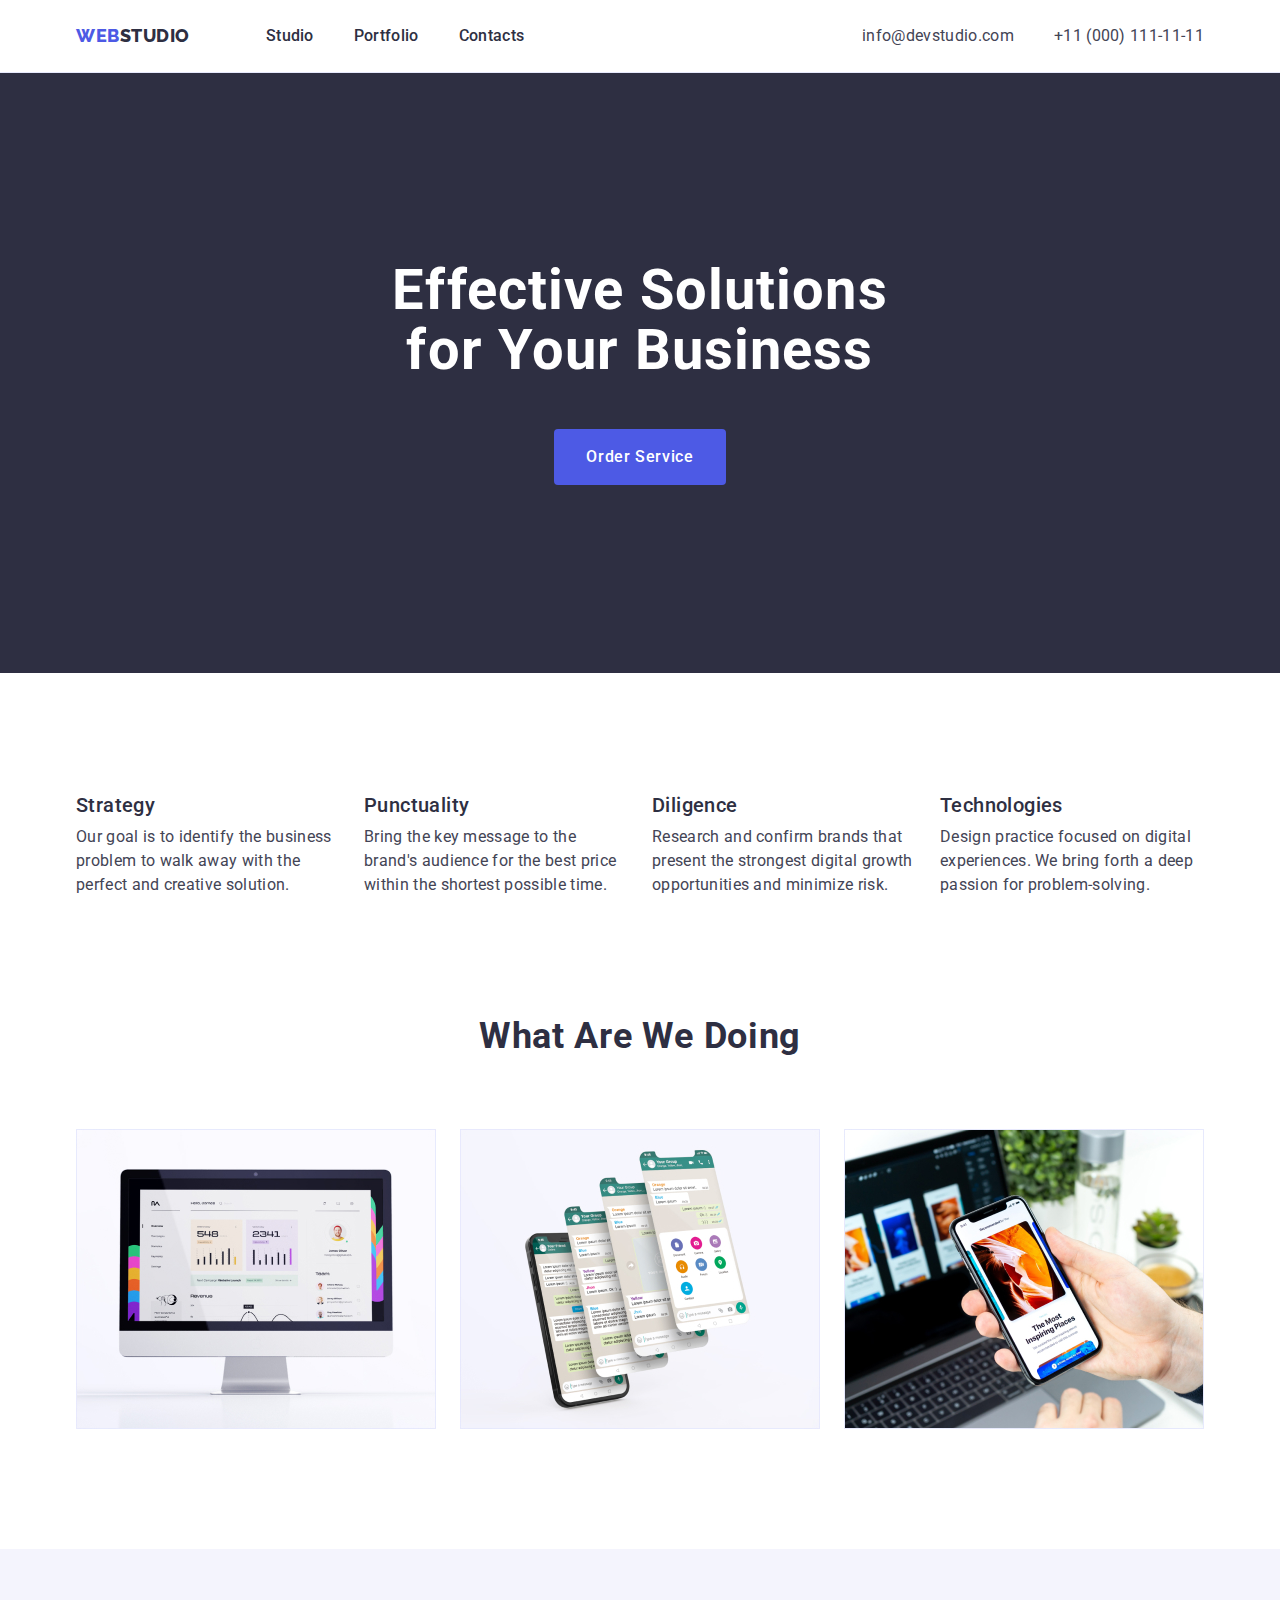
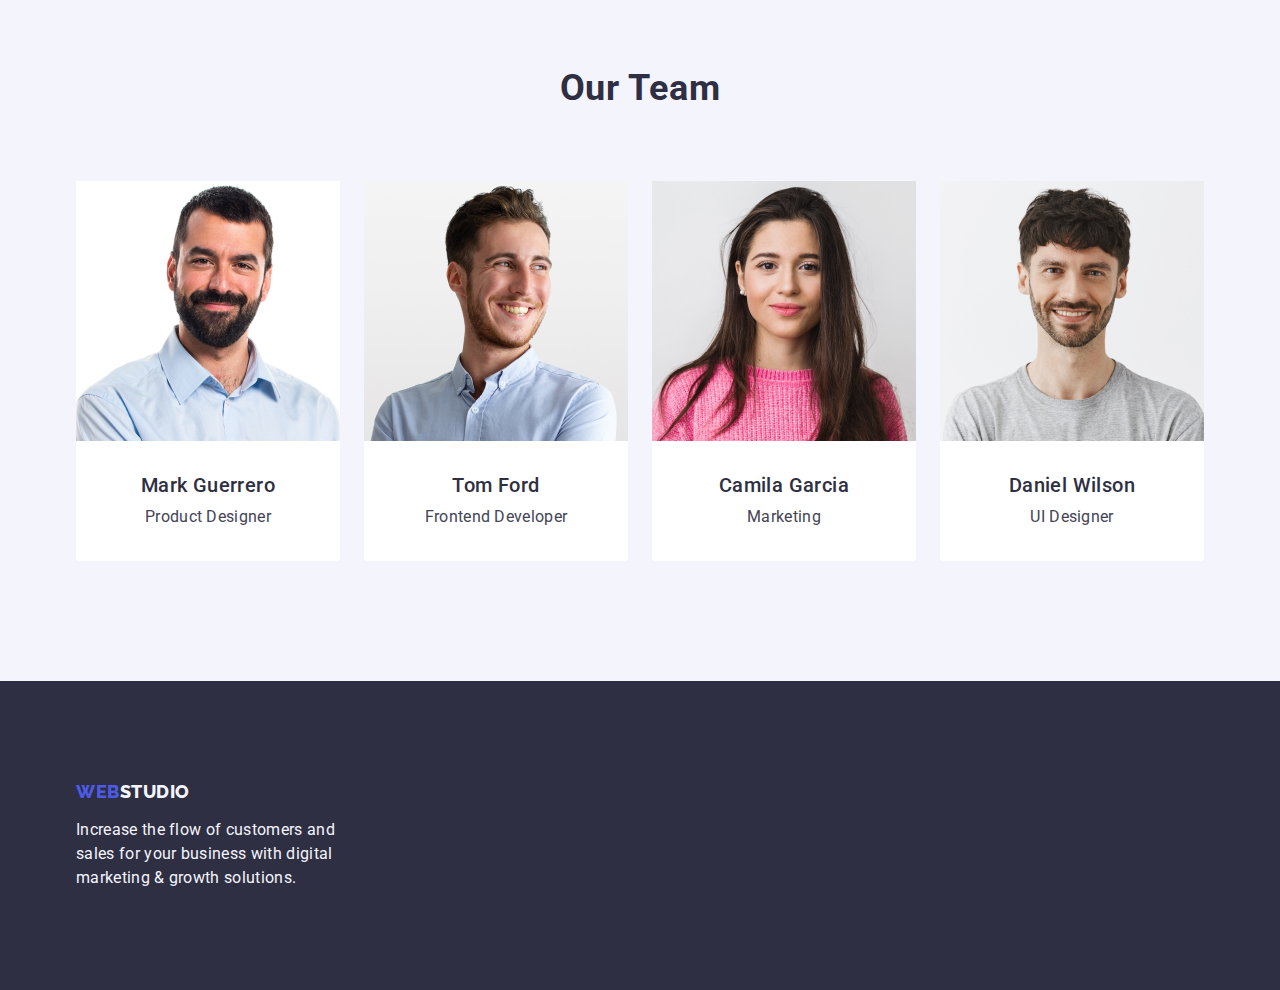
<file: index.html>
<!DOCTYPE html>
<html lang="en">
  <head>
    <meta charset="UTF-8" />
    <meta http-equiv="X-UA-Compatible" content="IE=edge" />
    <meta name="viewport" content="width=device-width, initial-scale=1.0" />
    <title>Document</title>
    <link rel="preconnect" href="https://fonts.googleapis.com">
    <link rel="preconnect" href="https://fonts.gstatic.com" crossorigin>
    <link href="https://fonts.googleapis.com/css2?family=Raleway:wght@800&family=Roboto:wght@400;500;700;900&display=swap"
        rel="stylesheet">
        <link rel="stylesheet" href="https://cdnjs.cloudflare.com/ajax/libs/modern-normalize/1.1.0/modern-normalize.min.css">
        <link rel="stylesheet" href="./css/styles.css">
  </head>

  <body>
    <header class="page-header">
      <div class="container page-header-container">
      <nav class="page-navigation">
        <a href="./index.html" class="logo link">Web<span class="accent-header">Studio</span> </a>
        <ul class="list list-header">
          <li><a href="./index.html" class="link item">Studio</a></li>
          <li><a href="./portfolio.html" class="link item">Portfolio</a></li> 
          <li><a href="" class="link item">Contacts</a></li>
        </ul>
      </nav> 
  
      <address class="contacts">
        <ul class="list list-contacts">
          <li><a href="mailto:info@devstudio.com" class="link list-info">info@devstudio.com</a></li>
          <li><a href="tel:+110001111111" class="link list-info">+11 (000) 111-11-11</a></li>
        </ul>
      </address>
    </div>
    </header>

    <main>
      <section class="section-color">
        <div class="container">
        <h1 class="main-title">Effective Solutions for Your Business</h1>
        <button class="index-btn" type="button">Order Service</button></div>
      </section>
      
      <section class="description">
        <div class="container">
        <h2 hidden class="hidden">Features</h2>
        <ul class="list list-description">
          <li class="text-description">
            <h3 class="subtitle">Strategy</h3>
            <p class="subtitle-text">
              Our goal is to identify the business problem to walk away with the
              perfect and creative solution.
            </p>
          </li>
          <li class="text-description">
            <h3 class="subtitle">Punctuality</h3>
            <p class="subtitle-text">
              Bring the key message to the brand's audience for the best price
              within the shortest possible time.
            </p>
          </li>

          <li class="text-description">
            <h3 class="subtitle">Diligence</h3>
            <p class="subtitle-text">
              Research and confirm brands that present the strongest digital
              growth opportunities and minimize risk.
            </p>
          </li>

          <li class="text-description">
            <h3 class="subtitle">Technologies</h3>
            <p class="subtitle-text">
              Design practice focused on digital experiences. We bring forth a
              deep passion for problem-solving.
            </p>
          </li>
        </ul>
      </div>
      </section>
      
      <section class="pic-section">
      <div class="container">
        <h2 class="heading">What are we doing</h2>
        <ul class="list list-pic">
          <li class="pic-descript">
            <img src="./images/img1.jpg" alt="computer" width="360" /></li>
          <li class="pic-descript">
            <img
              src="./images/img2.jpg"
              alt="mobile-with-screens"
              width="360"
            />
          </li>
          <li class="pic-descript">
            <img src="./images/img3.jpg" alt="mobile-in-the-hand" width="360" />
          </li>
        </ul>
      </div>
      </section>
      
      <!-- ==========Наша команда============ -->

      <section class="team-color">
        <div class="container team">
        <h2 class="heading">Our Team</h2>
        <ul class="list list-team">
          <li class="teamcard-color">
            <img class="team-foto" src="./images/imgteam1.jpg" alt="Mark Guerrero" width="264" />
            <div class="team-title">
              <h3 class="subtitle">Mark Guerrero</h3>
            <p class="subtitle-text">Product Designer</p>
          </div>
          </li>

          <li class="teamcard-color">
            <img class="team-foto" src="./images/imgteam2.jpg" alt="Tom Ford" width="264"/>
            <div class="team-title">
              <h3 class="subtitle">Tom Ford</h3>
            <p class="subtitle-text">Frontend Developer</p>
          </div>
          </li>

          <li class="teamcard-color">
            <img class="team-foto" src="./images/imgteam3.jpg" alt="Camila Garcia" width="264"/>
            <div class="team-title">
              <h3 class="subtitle">Camila Garcia</h3>
            <p class="subtitle-text">Marketing</p>
          </div>
          </li>

          <li class="teamcard-color">
            <img class="team-foto" src="./images/imgteam4.jpg" alt="Daniel Wilson" width="264"/>
            <div class="team-title">
              <h3 class="subtitle">Daniel Wilson</h3>
            <p class="subtitle-text">UI Designer</p>
          </div>
          </li>
        </ul>
      </div>
      </section>
    </main>

    <footer class="footer-list">
      <div class="container footer">
      <a href="./index.html" class="logo link logo-footer">Web<span class="accent-footer">Studio</span> </a>
      <p class="text-footer">
        Increase the flow of customers and sales for your business with digital
        marketing & growth solutions.
      </p>
    </div>
    </footer>
  </body>
  
</html>
</file>
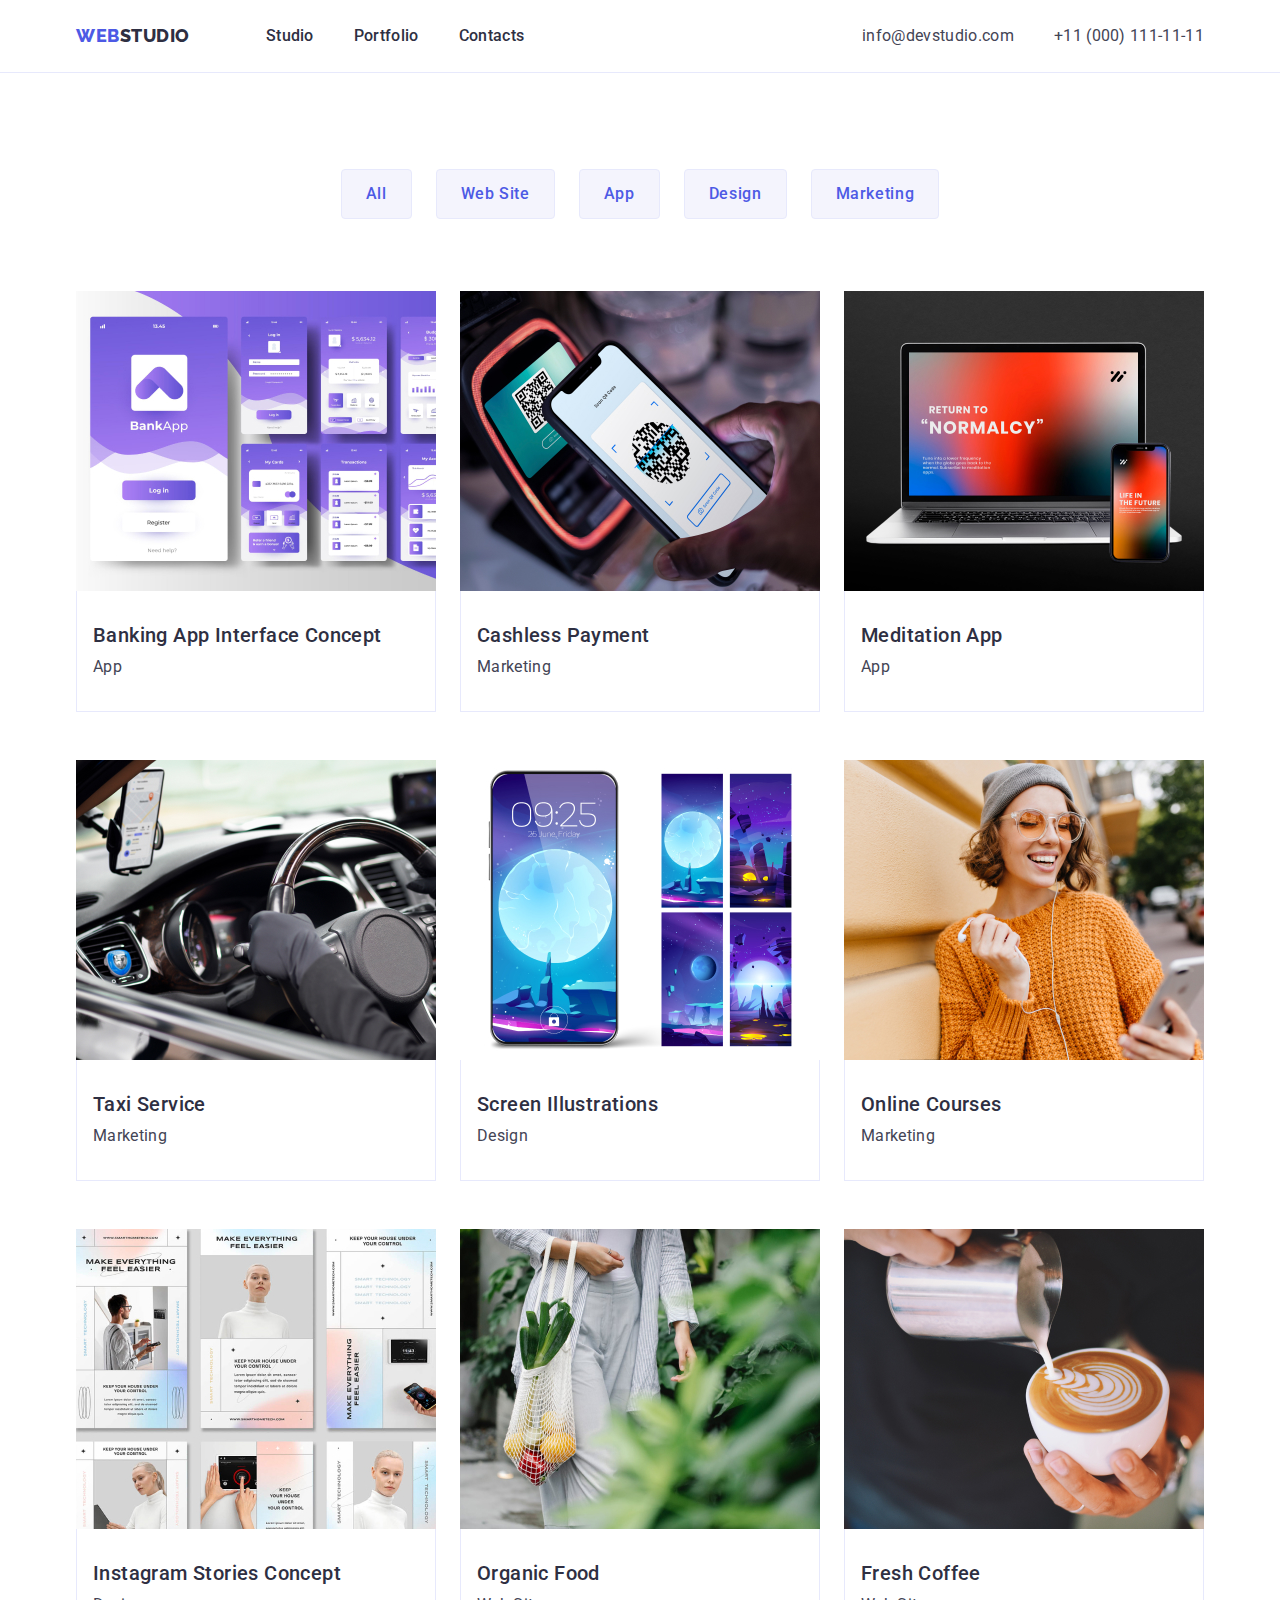
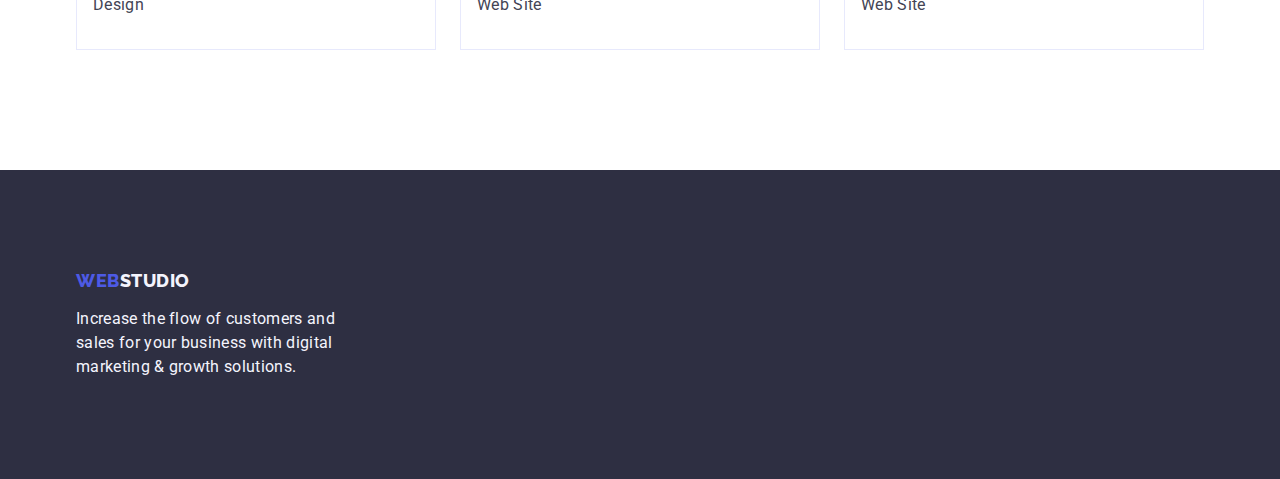
<file: portfolio.html>
<!DOCTYPE html>
<html lang="en">
<head>
    <meta charset="UTF-8">
    <meta http-equiv="X-UA-Compatible" content="IE=edge">
    <meta name="viewport" content="width=device-width, initial-scale=1.0">
    <title>Portfolio</title>
    <link rel="preconnect" href="https://fonts.googleapis.com">
    <link rel="preconnect" href="https://fonts.gstatic.com" crossorigin>
    <link href="https://fonts.googleapis.com/css2?family=Raleway:wght@800&family=Roboto:wght@400;500;700;900&display=swap"
        rel="stylesheet">
        <link rel="stylesheet" href="https://cdnjs.cloudflare.com/ajax/libs/modern-normalize/1.1.0/modern-normalize.min.css">
        <link rel="stylesheet" href="./css/styles.css">
</head>

<body>
    <header class="page-header">
    <div class="container page-header-container">
    <nav class="page-navigation">
      <a href="./index.html" class="logo link">Web<span class="accent-header">Studio</span> </a>
      <ul class="list list-header">
        <li><a href="./index.html" class="link item">Studio</a></li>
        <li><a href="./portfolio.html" class="link item">Portfolio</a></li> 
        <li><a href="" class="link item">Contacts</a></li>
      </ul>
    </nav>

    <address class="contacts">
      <ul class="list list-contacts">
        <li><a href="mailto:info@devstudio.com" class="link list-info">info@devstudio.com</a></li>
        <li><a href="tel:+110001111111" class="link list-info">+11 (000) 111-11-11</a></li>
      </ul>
    </address>
    </div>
  </header>

<main>
    <section class="main-portfolio">
        <div class="container">
        <h1 hidden>Portfolio</h1>
        <ul class="list btn-list">
            <li>
                <button class="btn" type="button" >All</button>
            </li>
            <li>
                <button class="btn" type="button" >Web Site</button>
            </li>
            <li>
                <button class="btn" type="button" >App</button>
            </li>
            <li>
                <button class="btn" type="button" >Design</button>
            </li>
            <li>
                <button class="btn" type="button" >Marketing</button>
            </li>
        </ul>
    
        
        
        <ul class="list list-portfolio">
            <li class="pic-portfolio">
                <a class="link" href=""><img src="./images/img4.jpg" alt="foto4" width="360">
                 <div class="text-portfolio">
                    <h2 class="title">Banking App Interface Concept</h2>
                <p class="title-text">App</p></div></a>
            </li>
            <li class="pic-portfolio">
                <a class="link" href=""><img src="./images/img5.jpg" alt="foto5"  width="360">
                <div class="text-portfolio">
                    <h2 class="title">Cashless Payment</h2>
                    <p class="title-text">Marketing</p>
                </div>
            </a>
            </li>
            <li class="pic-portfolio">
                <a class="link" href=""><img src="./images/img6.jpg" alt="foto6" width="360">
                <div class="text-portfolio">
                    <h2 class="title">Meditation App</h2>
                <p class="title-text">App</p></div></a>
            </li>
            <li class="pic-portfolio">
                <a class="link" href=""><img src="./images/img7.jpg" alt="foto7" width="360">
                <div class="text-portfolio">
                    <h2 class="title">Taxi Service</h2>
                <p class="title-text">Marketing</p></div></a>
            </li>
            <li class="pic-portfolio">
                <a class="link" href=""><img src="./images/img8.jpg" alt="foto8" width="360">
                <div class="text-portfolio">
                    <h2 class="title">Screen Illustrations</h2>
                <p class="title-text">Design</p></div></a>
            </li>
            <li class="pic-portfolio">
                <a class="link" href=""><img src="./images/img9.jpg"  alt="foto9" width="360">
                <div class="text-portfolio">
                    <h2 class="title">Online Courses</h2>
                <p class="title-text">Marketing</p></div></a>
            </li>
            <li class="pic-portfolio">
                <a class="link" href=""><img src="./images/img10.jpg" alt="foto10" width="360">
                <div class="text-portfolio">
                    <h2 class="title">Instagram Stories Concept</h2>
                <p class="title-text">Design</p></div></a>
            </li>
            <li class="pic-portfolio">
                <a class="link" href=""><img src="./images/img11.jpg" alt="foto11" width="360">
                <div class="text-portfolio">
                    <h2 class="title">Organic Food</h2>
                <p class="title-text">Web Site</p></div></a>
            </li>
            <li class="pic-portfolio">
                <a class="link" href=""><img src="./images/img12.jpg" alt="foto12" width="360">
                <div class="text-portfolio">
                    <h2 class="title">Fresh Coffee</h2>
                <p class="title-text">Web Site</p></div></a>
            </li>
            
        </ul>
    </div>
    </section>
</main>

  <footer class="footer-list">
    <div class="container footer">
    <a href="./index.html" class="logo-footer link">Web<span class="accent-footer">Studio</span> </a>
    <p class="text-footer">
      Increase the flow of customers and sales for your business with digital
      marketing & growth solutions.
    </p>
</div>
  </footer>
</body>
</html>
</file>
<file: css/styles.css>
:root {
    --main-color: #4D5AE5; 
}

.list {
    list-style: none;
}

.link {
    text-decoration: none;
}

h1,
h2,
h3,
p {
margin-top: 0;
margin-bottom: 0;
}

ul {
    margin-top: 0;
    margin-bottom: 0;
    padding-left: 0;
}

button {
    cursor: pointer;
}

img {
    display: block;
    max-width: 100%;
}

.list {
    display: flex;
}

body {
    font-family: 'Roboto', sans-serif;
    color: #434455;
    background-color: #FFFFFF;
}

.container {
    width: 1158px;
    margin-left: auto;
    margin-right: auto;
    padding-left: 15px;
    padding-right: 15px;
}
/* Хедер */

.page-header {
    padding-top: 24px;
    padding-bottom: 24px;
    border-bottom: 1px solid #E7E9FC;
}
.page-header-container {
    display: flex;
    align-items: center;
    justify-content: space-between;
}

.page-navigation {
    display: flex;
    align-items: center;
}

.list-header {
    display: flex;
    gap: 40px;
}

.list-contacts {
    display: flex;
    gap: 40px;
}


.logo {
    color: var(--main-color);
    font-family: 'Raleway', sans-serif;
    font-weight: 800;
    font-size: 18px;
    line-height: 1.17;
    letter-spacing: 0.03em;
    text-transform: uppercase;
    margin-right: 76px;
}
.accent-header {
    color: #2E2F42;
}

.item {
    color: #2E2F42;
    font-family: 'Roboto', sans-serif;
    font-weight: 500;
    font-size: 16px;
    line-height: 1.5;
    letter-spacing: 0.02em;
    padding-top: 24px;
    padding-bottom: 24px;
}

.item:hover,
.item:focus {
  color: #404BBF;
}


.list-info {
    color: #434455;
    font-family: 'Roboto', sans-serif;
    font-weight: 400;
    font-size: 16px;
    line-height: 1.5;
    letter-spacing: 0.02em;
    font-style: normal;
}

.list-info:hover,
.list-info:focus {
    color: #404BBF;
}

.contacts {
    font-style: normal;
}

/* Індекс секція 1 */
.main-title {
    font-family: 'Roboto', sans-serif;
    font-weight: 700;
    font-size: 56px;
    line-height: 1.07;
    text-align: center;
    letter-spacing: 0.02em;
    color: #FFFFFF;
    max-width: 496px;
    margin-left: auto;
    margin-right: auto;
    margin-bottom: 48px;
}

.section-color {
    background-color: #2E2F42;
    padding-top: 188px;
    padding-bottom: 188px;
}

.index-btn {
    background-color: var(--main-color);
    font-family: 'Roboto', sans-serif;
    font-weight: 500;
    font-size: 16px;
    line-height: 1.5;
    display: block;
    /* align-items: center; */
    letter-spacing: 0.04em;
    color: #FFFFFF;
    padding: 16px 32px;
    justify-content: center;
    border: none;
    border-radius: 4px;
    margin-left: auto;
    margin-right: auto;
    height: 56px;
    min-width: 169px;
}

.index-btn:hover,
.index-btn:focus {
    background-color: #404BBF;
}

/* =================Опис================== */

.description {
    
    padding-top: 120px;
    padding-bottom: 120px;
}

.list-description {
    display: flex;
    gap: 24px;
}

.pic-section {

padding-bottom: 120px;
}

.pic-descript {
    flex-basis: calc((100%-48px)/3);
}

.list-pic {
    gap: 24px;
    justify-content: center;    
    flex-basis: calc((100%-48px)/3);
    
}

/* ============== Team =============== */

/* .pictures {
    display: flex;
    
} */

/* .team {
    ;
} */

.list-team {
    justify-content: center;
    /* flex-basis: calc((100%-72px)/4); */
    gap: 24px;
    /* padding-bottom: 120px; */
    
}

.team-color {
    padding-top: 120px;
    padding-bottom: 120px;
    background-color: #F4F4FD 
}

.teamcard-color {
    background-color: #ffffff;
    text-align: center;
    flex-basis: calc((100%-72px)/4);
    border-radius: 0px 0px 4px 4px;
   
}

/* .team-foto {
margin-bottom: 32px;
} */

.heading {
    font-family: 'Roboto', sans-serif;
    font-weight: 700;                                     
    font-size: 36px;
    line-height: 1.11;
    text-align: center;
    letter-spacing: 0.02em;
    text-transform: capitalize;
    color: #2E2F42;
    margin-bottom: 72px;
    
}

.team-title {
    padding: 32px 16px;

}
.subtitle {
    font-family: 'Roboto', sans-serif;
    font-style: normal;
    font-weight: 500;
    font-size: 20px;
    line-height: 1.2;
    letter-spacing: 0.02em;
    color: #2E2F42;
    margin-bottom: 8px;
 
    
}
.subtitle-text {
    font-family: 'Roboto', sans-serif;
    font-weight: 400;
    font-size: 16px;
    line-height: 1.5;
    letter-spacing: 0.02em;
    color: #434455;
    /* width: 264px; */
 
}

.text-description {
    flex-basis: calc((100% - 72px)/4);
}

/* Кнопки */
.btn { 
    font-family: 'Roboto', sans-serif;
    font-weight: 500;
    font-size: 16px;
    line-height: 1.5;
    letter-spacing: 0.04em;
    color: var(--main-color);
    border-color: #E7E9FC;
    background-color: #F4F4FD;
    cursor: pointer;
    padding: 12px 24px;
    /* border: 1px solid; */
    border-radius: 4px;
    border: 1px solid #e7e9fc
    
}
.btn:hover,
.btn:focus {
    background-color: #404BBF;
    color: #ffffff;
    border: 1px solid transparent;
}

.main-portfolio {
    padding: 96px 0 120px 
}

.btn-list {
    justify-content: center;
    /* padding-top: 93px; */
    margin-bottom: 72px;
    /* padding-bottom: 75px; */
    gap: 24px;

}

.pic-portfolio {
    width: calc((100%-48px)/3);
    max-width: 360px;
    }
    
.text-portfolio {
    padding-top: 32px;
    padding-bottom: 32px;
    border: 1px solid #E7E9FC;
    border-top: none;
    padding-left: 16px;
    padding-right: 16px;
}
.title {
    font-family: 'Roboto', sans-serif;
    font-weight: 500;
    font-size: 20px;
    line-height: 1.2;
    letter-spacing: 0.02em;
    color: #2E2F42;
    margin-bottom: 8px;
    /* padding-top: 32px; */
}
.title-text {
    font-family: 'Roboto', sans-serif; 
    font-weight: 400;
    font-size: 16px;
    line-height: 1.5;
    letter-spacing: 0.02em;
    color: #434455;
}

.list-portfolio {
    flex-wrap: wrap;
    row-gap: 48px;
    column-gap: 24px;
    /* padding-bottom: 120px; */
    /* flex-basis: calc((100%-48px)/3); */

    
}



.logo-footer {
    color: var(--main-color);
    font-family: 'Raleway', sans-serif;
    font-weight: 800;
    font-size: 18px;
    line-height: 1.17;
    letter-spacing: 0.03em;
    text-transform: uppercase;
    display: inline-block;
    margin-bottom: 16px;
   
}

.footer-list {
    background-color: #2E2F42;
    padding-top: 100px;
    padding-bottom: 100px;
}

.accent-footer {
    color: #F4F4FD;
}

/* .footer-link {
    display: inline-block;
} */

.text-footer {
    font-family: 'Roboto', sans-serif; 
    font-weight: 400;
    font-size: 16px;
    line-height: 1.5;
    letter-spacing: 0.02em;
    color: #F4F4FD;
    max-width: 264px;
    
}
</file>
